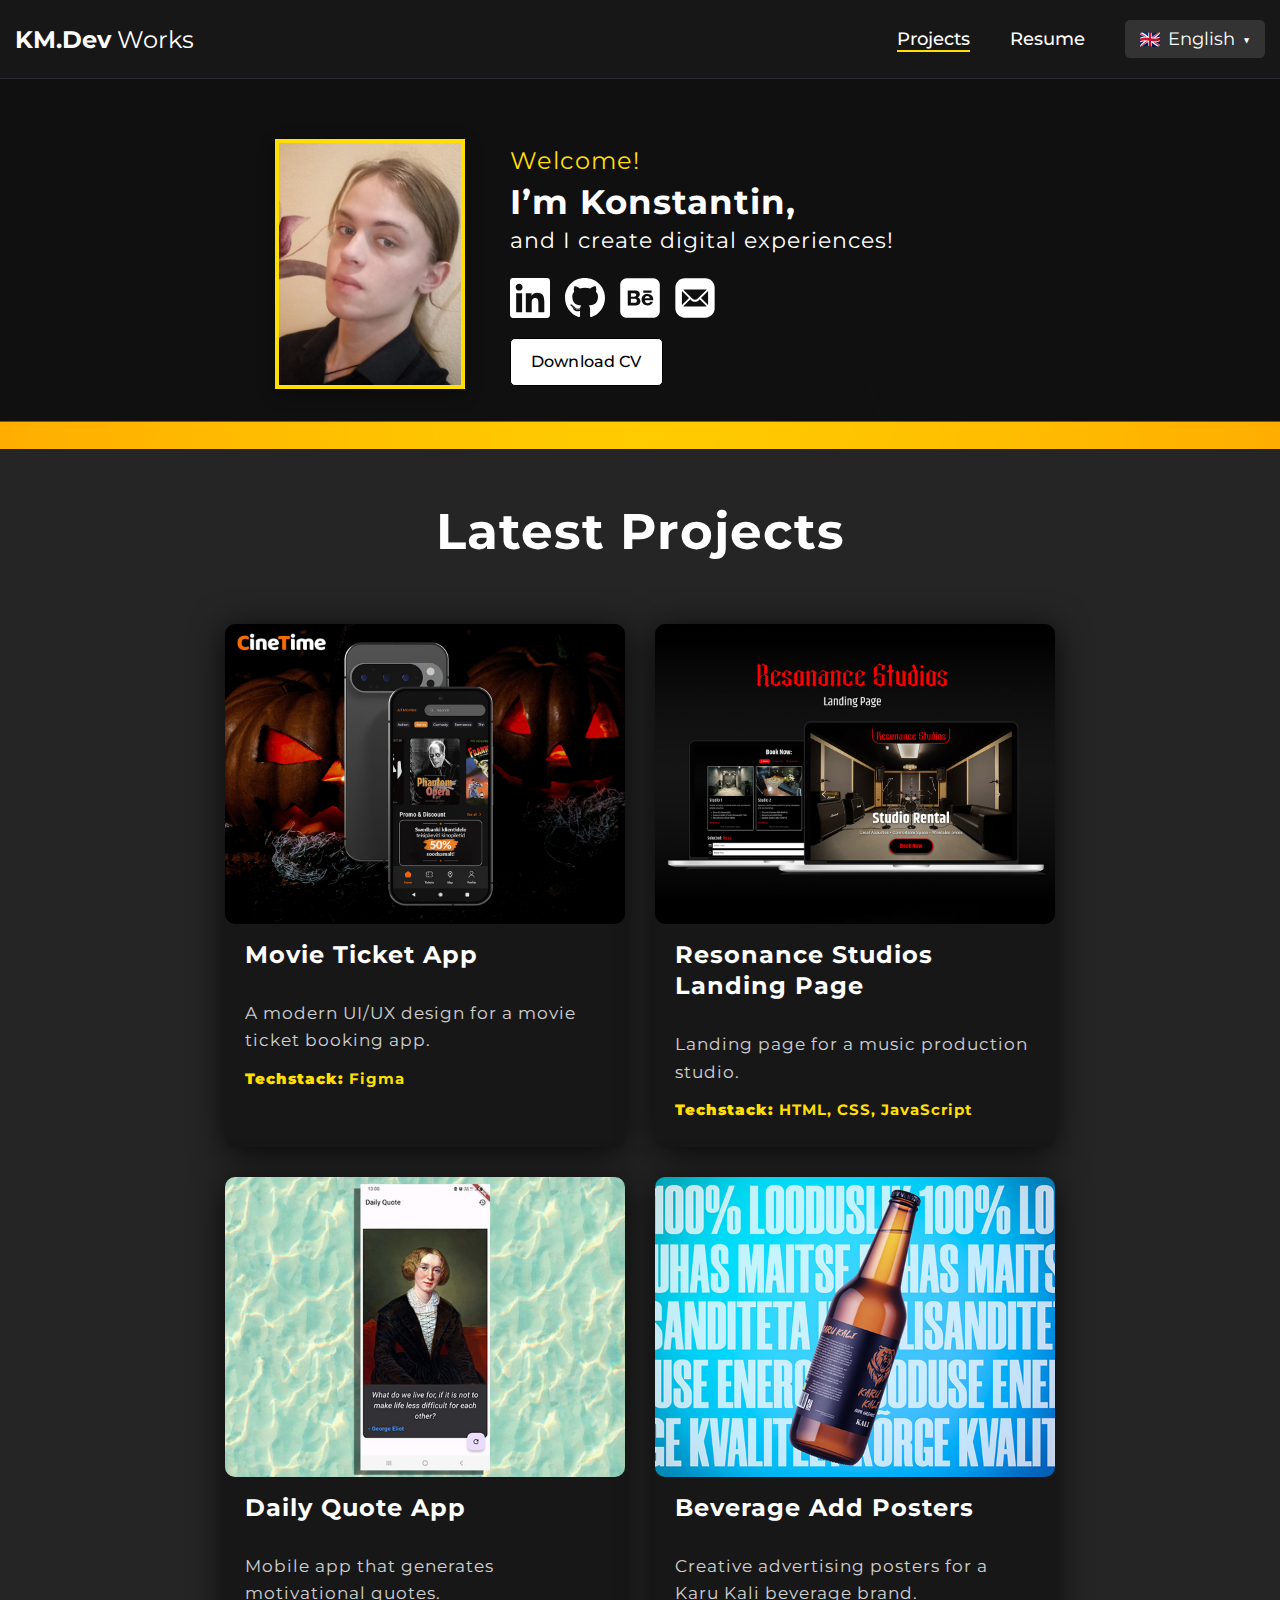
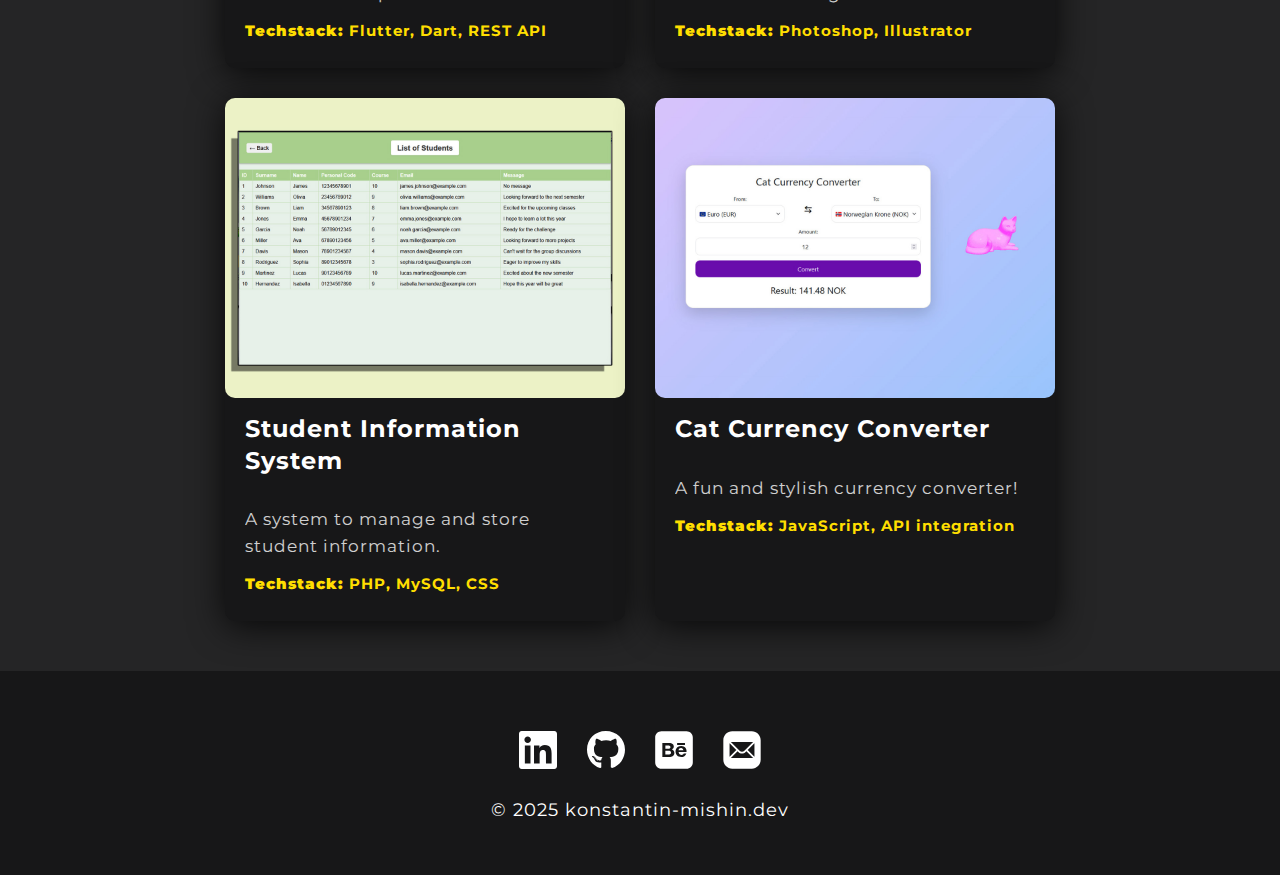
<file: index.html>
<!DOCTYPE html>
<html lang="en">
<head>
    <meta charset="UTF-8">
    <meta http-equiv="X-UA-Compatible" content="IE=edge">
    <meta name="viewport" content="width=device-width, initial-scale=1.0">
    <title>KM.dev Works</title>
    <link rel="stylesheet" href="./css/main.css">
    <link href="https://fonts.googleapis.com/css2?family=Montserrat:wght@300;400;700&display=swap" rel="stylesheet">
</head>
<body>
    <nav class="nav">
        <div class="container">
            <div class="nav-row">
                <a href="./index.html" class="logo"><strong>KM.Dev</strong> Works</a>

                <ul class="nav-list">
                  <li class="nav-list__item"><a href="./index.html" class="nav-list__link nav-list__link--active" id="nav-projects">Projects</a></li>
                  <li class="nav-list__item"><a href="./resume.html" class="nav-list__link" id="nav-resume">Resume</a></li>
                    <li class="nav-list__item">

                      <div class="lang-dropdown">
                        <button class="lang-btn">
                            <img id="selected-flag" src="img/icons/gb.png" alt="English" class="flag-icon">
                            <span id="selected-lang">English</span>
                            <span class="arrow-down">▼</span>
                        </button>
                        <ul class="lang-menu" id="lang-menu">
                            <li onclick="changeLanguage('en', 'img/icons/gb.png', 'English')">
                                <img src="img/icons/gb.png" alt="English" class="flag-icon"> English
                            </li>
                            <li onclick="changeLanguage('ee', 'img/icons/ee.png', 'Eesti')">
                                <img src="img/icons/ee.png" alt="Eesti" class="flag-icon"> Eesti
                            </li>
                            <li onclick="changeLanguage('ru', 'img/icons/ru.png', 'Русский')">
                                <img src="img/icons/ru.png" alt="Русский" class="flag-icon"> Русский
                            </li>
                        </ul>
                    </div>
                    </li>
                </ul>
            </div>
        </div>
    </nav>

    <header class="header">
        <div class="header__wrapper">
            <img src="img/avatar.jpg" alt="Konstantin" class="header__avatar">

            <div class="header__content">
                <p class="header__greeting" id="header-greeting">Welcome!</p>
                <h1 class="header__title" id="header-title">I’m Konstantin,</h1>
                <p class="header__subtitle" id="header-subtitle">and I create digital experiences!</p>

                <div class="header__socials">
                    <a href="https://www.linkedin.com/in/konstantin-mishin-webdev/" class="header__social-link">
                        <img src="./img/icons/linkedIn.svg" alt="LinkedIn">
                    </a>
                    <a href="https://github.com/OaF131" class="header__social-link">
                        <img src="./img/icons/gitHub.svg" alt="GitHub">
                    </a>
                    <a href="https://www.behance.net/konstantin_webdev" class="header__social-link">
                        <img src="./img/icons/behance.svg" alt="Behance">
                    </a>
                    <a href="mailto:konstantin.webdev.01@gmail.com" class="header__social-link">
                        <img src="./img/icons/email.svg" alt="Email">
                    </a>
                </div>

                <a href="Konstantin_Mishin_CV.pdf" class="btn btn-outline" download id="download-cv">Download CV</a>
            </div>
        </div>
    </header>

    <main class="section">
        <div class="container">
            <h2 class="title-1" id="latest-projects">Latest Projects</h2>

                    <ul class="projects">
            <li class="project">
                <a href="https://www.behance.net/gallery/215973361/CineTime-Movie-Ticket-App-(Hi-Fi-Figma)#">
                    <img src="./img/projects/01.jpg" alt="Project img" class="project__img">
                    <h3 class="project__title">Movie Ticket App</h3>
                    <p class="project__description">A modern UI/UX design for a movie ticket booking app.</p>
                    <p class="project__techstack"><strong>Techstack:</strong> Figma</p>
                </a>
            </li>
            <li class="project">
                <a href="https://www.behance.net/gallery/216367791/Resonance-Studios-Landing-Page">
                    <img src="./img/projects/02.jpg" alt="Project img" class="project__img">
                    <h3 class="project__title">Resonance Studios Landing Page</h3>
                    <p class="project__description">Landing page for a music production studio.</p>
                    <p class="project__techstack"><strong>Techstack:</strong> HTML, CSS, JavaScript</p>
                </a>
            </li>
            <li class="project">
                <a href="https://github.com/OaF131/simple_quote_app">
                    <img src="./img/projects/03.jpg" alt="Project img" class="project__img">
                    <h3 class="project__title">Daily Quote App</h3>
                    <p class="project__description">Mobile app that generates motivational quotes.</p>
                    <p class="project__techstack"><strong>Techstack:</strong> Flutter, Dart, REST API</p>
                </a>
            </li>
            <li class="project">
                <a href="https://www.behance.net/gallery/213423479/Karu-Kali-The-Energy-of-Natural-Taste">
                    <img src="./img/projects/04.jpg" alt="Project img" class="project__img">
                    <h3 class="project__title">Beverage Add Posters</h3>
                    <p class="project__description">Creative advertising posters for a Karu Kali beverage brand.</p>
                    <p class="project__techstack"><strong>Techstack:</strong> Photoshop, Illustrator</p>
                </a>
            </li>
            <li class="project">
                <a href="https://github.com/OaF131/student-information-system">
                    <img src="./img/projects/05.jpg" alt="Project img" class="project__img">
                    <h3 class="project__title">Student Information System</h3>
                    <p class="project__description">A system to manage and store student information.</p>
                    <p class="project__techstack"><strong>Techstack:</strong> PHP, MySQL, CSS</p>
                </a>
            </li>
            <li class="project">
                <a href="https://github.com/OaF131/cat-currency-converter">
                    <img src="./img/projects/06.jpg" alt="Project img" class="project__img">
                    <h3 class="project__title">Cat Currency Converter</h3>
                    <p class="project__description">A fun and stylish currency converter!</p>
                    <p class="project__techstack"><strong>Techstack:</strong> JavaScript, API integration</p>
                </a>
            </li>
        </ul>

        </div>
    </main>

    <footer class="footer">
        <div class="container">
            <div class="footer__wrapper">
                <ul class="social">
                    <li class="social__item"><a href="https://www.linkedin.com/in/konstantin-mishin-webdev"><img src="./img/icons/linkedIn.svg" alt="Link"></a></li>
                    <li class="social__item"><a href="https://github.com/OaF131"><img src="./img/icons/gitHub.svg" alt="Link"></a></li>
                    <li class="social__item"><a href="https://www.behance.net/konstantin_webdev"><img src="./img/icons/behance.svg" alt="Link"></a></li>
                    <li class="social__item"><a href="mailto:konstantin.webdev.01@gmail.com"><img src="./img/icons/email.svg" alt="Link"></a></li>

                </ul>
                <div class="copyright">
                    <p>© 2025 konstantin-mishin.dev</p>
                </div>
            </div>
        </div>
    </footer>
    <script src="js/translations.js"></script>
    <script src="js/script.js"></script>
</body>
</html>
</file>
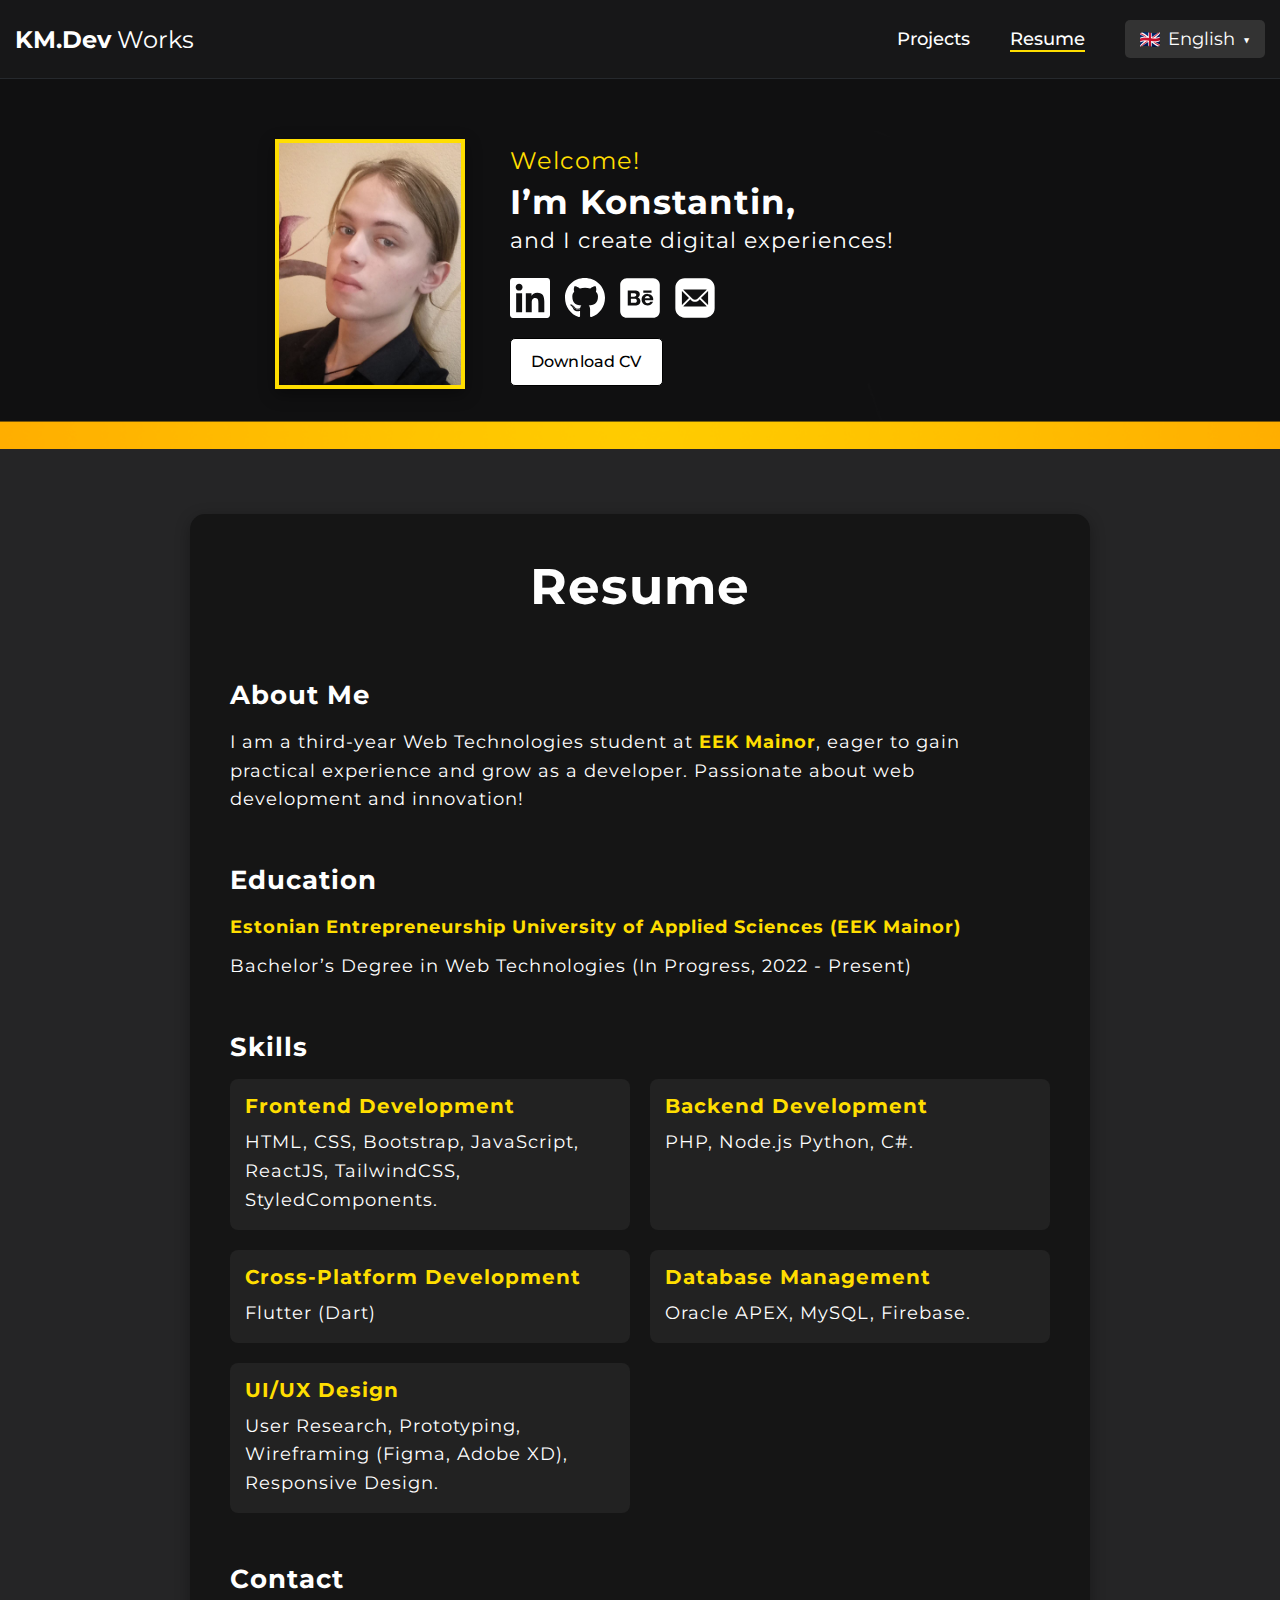
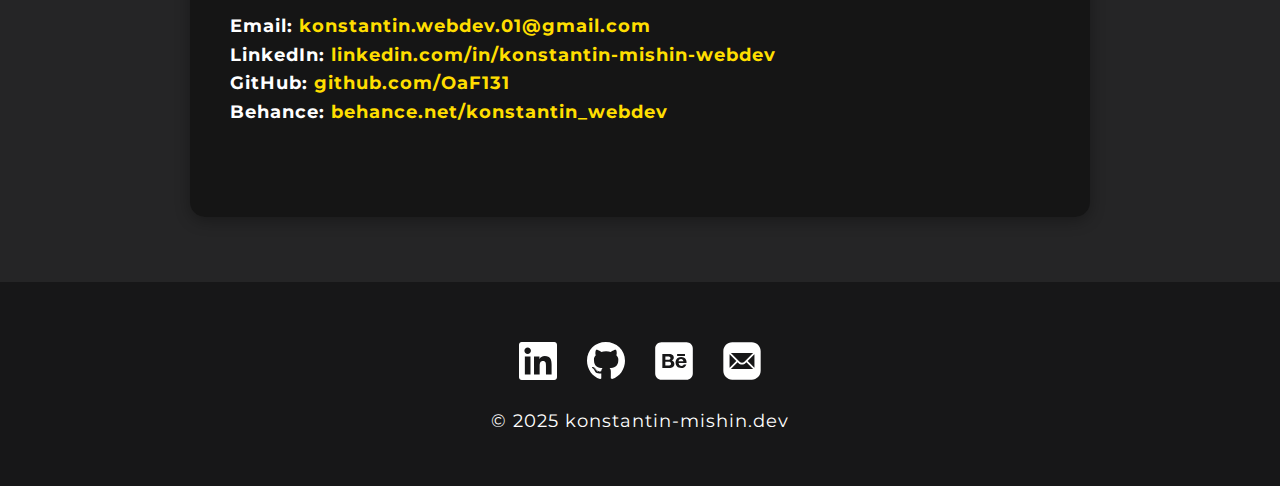
<file: resume.html>
<!DOCTYPE html>
<html lang="en">
<head>
    <meta charset="UTF-8">
    <meta http-equiv="X-UA-Compatible" content="IE=edge">
    <meta name="viewport" content="width=device-width, initial-scale=1.0">
    <title>KM.dev Works - Resume</title>
    <link rel="stylesheet" href="./css/main.css">
    <link href="https://fonts.googleapis.com/css2?family=Montserrat:wght@300;400;700&display=swap" rel="stylesheet">
</head>
<body>
    <nav class="nav">
        <div class="container">
            <div class="nav-row">
                <a href="./index.html" class="logo"><strong>KM.Dev</strong> Works</a>
                <ul class="nav-list">
                  <li class="nav-list__item"><a href="./index.html" class="nav-list__link" id="nav-projects">Projects</a></li>
                  <li class="nav-list__item"><a href="./resume.html" class="nav-list__link nav-list__link--active" id="nav-resume">Resume</a></li>
                    <li class="nav-list__item">
                      <div class="lang-dropdown">
                    <button class="lang-btn">
                        <img id="selected-flag" src="img/icons/gb.png" alt="English" class="flag-icon">
                        <span id="selected-lang">English</span>
                        <span class="arrow-down">▼</span>
                    </button>
                    <ul class="lang-menu" id="lang-menu">
                        <li onclick="changeLanguage('en', 'img/icons/gb.png', 'English')">
                            <img src="img/icons/gb.png" alt="English" class="flag-icon"> English
                        </li>
                        <li onclick="changeLanguage('ee', 'img/icons/ee.png', 'Eesti')">
                            <img src="img/icons/ee.png" alt="Eesti" class="flag-icon"> Eesti
                        </li>
                        <li onclick="changeLanguage('ru', 'img/icons/ru.png', 'Русский')">
                            <img src="img/icons/ru.png" alt="Русский" class="flag-icon"> Русский
                        </li>
                    </ul>
                  </div>
                    </li>
                </ul>
            </div>
        </div>
    </nav>
    <header class="header">
        <div class="header__wrapper">
            <img src="img/avatar.jpg" alt="Konstantin" class="header__avatar">

            <div class="header__content">
                <p class="header__greeting" id="header-greeting">Welcome!</p>
                <h1 class="header__title" id="header-title">I’m Konstantin,</h1>
                <p class="header__subtitle" id="header-subtitle">and I create digital experiences!</p>

                <div class="header__socials">
                    <a href="https://www.linkedin.com/in/konstantin-mishin-webdev/" class="header__social-link">
                        <img src="./img/icons/linkedIn.svg" alt="LinkedIn">
                    </a>
                    <a href="https://github.com/OaF131" class="header__social-link">
                        <img src="./img/icons/gitHub.svg" alt="GitHub">
                    </a>
                    <a href="https://www.behance.net/konstantin_webdev" class="header__social-link">
                        <img src="./img/icons/behance.svg" alt="Behance">
                    </a>
                    <a href="mailto:konstantin.webdev.01@gmail.com" class="header__social-link">
                        <img src="./img/icons/email.svg" alt="Email">
                    </a>
                </div>

                <a href="Konstantin_Mishin_CV.pdf" class="btn btn-outline" download id="download-cv">Download CV</a>
            </div>
        </div>
    </header>

    <main class="section">
    <div class="container resume-container">
        <!-- Блок "Обо мне" -->
        <section class="resume-section">
            <h1 class="title-1" id="resume-title">Resume</h1>
            <h2 class="title-2" id="about-title">About Me</h2>
            <p id="about-text">
                I am a highly motivated third-year student at
                <strong class="highlight-text">Estonian Entrepreneurship University of Applied Sciences (EEK Mainor)</strong>,
                pursuing a Bachelor's degree in Web Technologies.
                Passionate about web development and related fields,
                I am open to opportunities that provide practical experience and professional growth!
            </p>
        </section>

        <!-- Блок "Образование" -->
        <section class="resume-section">
            <h2 class="title-2" id="education-title">Education</h2>
            <p class="education-item">
                <strong class="highlight-text">Estonian Entrepreneurship University of Applied Sciences (EEK Mainor)</strong>
            </p>
            <p id="education-text">Bachelor’s Degree in Web Technologies (In Progress, 2022 - Present)</p>
        </section>

        <!-- Блок "Навыки" -->
        <section class="resume-section">
            <h2 class="title-2" id="skills-title">Skills</h2>
            <div class="skills-grid">
                <div class="skill-category">
                    <h3 class="skill-title" id="frontend-title">Frontend Development</h3>
                    <p id="frontend-text">HTML, CSS, Bootstrap, JavaScript, ReactJS, TailwindCSS, StyledComponents.</p>
                </div>
                <div class="skill-category">
                    <h3 class="skill-title" id="backend-title">Backend Development</h3>
                    <p id="backend-text">PHP, Node.js Python, C#.</p>
                </div>
                <div class="skill-category">
                  <h3 class="skill-title" id="crossplatform-title">Cross-Platform Development</h3>
                  <p id="crossplatform-text">Flutter (Dart)</p>
                </div>
                <div class="skill-category">
                    <h3 class="skill-title" id="database-title">Database Management</h3>
                    <p id="database-text">Oracle APEX, MySQL, Firebase.</p>
                </div>
                <div class="skill-category">
                    <h3 class="skill-title" id="design-title">UI/UX Design</h3>
                    <p id="design-text">User Research, Prototyping, Wireframing (Figma, Adobe XD), Responsive Design.</p>
                </div>
            </div>
        </section>

        <!-- Блок "Контакты" -->
        <section class="resume-section">
            <h2 class="title-2" id="contact-title">Contact</h2>
            <p><strong>Email:</strong> <a href="mailto:konstantin.webdev.01@gmail.com" id="email-text">konstantin.webdev.01@gmail.com</a></p>
            <p><strong>LinkedIn:</strong> <a href="https://www.linkedin.com/in/konstantin-mishin-webdev" id="linkedin-text">linkedin.com/in/konstantin-mishin-webdev</a></p>
            <p><strong>GitHub:</strong> <a href="https://github.com/OaF131" id="github-text">github.com/OaF131</a></p>
            <p><strong>Behance:</strong> <a href="https://www.behance.net/konstantin_webdev" id="behance-text">behance.net/konstantin_webdev</a></p>
        </section>
    </div>
</main>


    <footer class="footer">
        <div class="container">
            <div class="footer__wrapper">
                <ul class="social">
                  <li class="social__item"><a href="https://www.linkedin.com/in/konstantin-mishin-webdev"><img src="./img/icons/linkedIn.svg" alt="Link"></a></li>
                  <li class="social__item"><a href="https://github.com/OaF131"><img src="./img/icons/gitHub.svg" alt="Link"></a></li>
                  <li class="social__item"><a href="https://www.behance.net/konstantin_webdev"><img src="./img/icons/behance.svg" alt="Link"></a></li>
                  <li class="social__item"><a href="mailto:konstantin.webdev.01@gmail.com"><img src="./img/icons/email.svg" alt="Link"></a></li>
                </ul>
                <div class="copyright">
                    <p>© 2025 konstantin-mishin.dev</p>
                </div>
            </div>
        </div>
    </footer>
    <script src="js/translations.js"></script>
    <script src="js/script.js"></script>
</body>
</html>
</file>
<file: css/main.css>
@import "./reset.css";

:root {
    --blackpure: #000;
    --black: #171718;
    --black-border: #26292D;
    --white: #fff;
    --purple: #ffde00;

    --text-color: var(--black);

    --dark-bg: var(--black);
    --dark-border: var(--black-border);
    --header-text: var(--white);
    --accent: var(--purple);

    /* Light mode */
    --page-bg: #252526;
    --text-color: var(--white);

    --title-1: var(--white);

    --project-card-bg: var(--black);
    --project-card-text: var(--white);
    --box-shadow: 0px 5px 35px rgba(0, 0, 0, 0.8);
}

html, body {
    display: flex;
    flex-direction: column;
    min-height: 100vh;

    font-family: 'Montserrat', sans-serif;
    letter-spacing: 1px;

    /* Light mode */
    background-color: var(--page-bg);
    color: var(--text-color);
}

/* General */

.container {
    margin: 0 auto;
    padding: 0 15px;
    max-width: 1300px;
}

.none {
    display: none !important;
}

.section {
    padding: 50px 0;
}

.title-1 {
    margin-bottom: 60px;

    font-size: 50px;
    font-weight: 700;
    line-height: 1.3;
    color: var(--title-1);
    text-align: center;
}

.title-2 {
    margin-bottom: 20px;

    font-size: 40px;
    font-weight: 700;
    line-height: 1.3;
}

/* Nav */

.nav {
    padding: 20px 0;
    border-bottom: 1px solid var(--dark-border);
    background-color: var(--dark-bg);
    color: var(--header-text);
    letter-spacing: normal;
}

.nav-row {
    display: flex;
    justify-content: flex-end;
    align-items: center;
    column-gap: 30px;
    row-gap: 20px;
    flex-wrap: wrap;
}

.logo {
    margin-right: auto;
    color: var(--header-text);
    font-size: 24px;
    font-family: 'Montserrat', sans-serif;
}

.logo strong {
    font-weight: 700;
}

.nav-list {
    display: flex;
    flex-wrap: wrap;
    row-gap: 10px;
    align-items: center;
    column-gap: 40px;
    font-size: 18px;
    font-weight: 500;
    font-family: 'Montserrat', sans-serif;
}

.nav-list__link {
    color: var(--header-text);
    transition: opacity 0.2s ease-in;
}

.nav-list__link:hover {
    opacity: 0.8;
}

.nav-list__link--active {
    position: relative;
}

.nav-list__link--active::before {
    content: "";

    position: absolute;
    left: 0;
    top: 100%;

    display: block;
    height: 2px;
    width: 100%;
    background-color: var(--accent);
}

/* Стиль контейнера */
/* Стили для контейнера */
.lang-dropdown {
  position: relative;
  display: inline-block;
}

/* Стили кнопки */
.lang-btn {
  background: #333;
  border: none;
  padding: 8px 15px;
  font-size: 18px;
  color: #fff;
  cursor: pointer;
  display: flex;
  align-items: center;
  border-radius: 5px;
  transition: background 0.3s;
}

.lang-btn:hover {
  background: #444;
}

.flag-icon {
  width: 20px;
  height: 15px;
  margin-right: 8px;
}

.arrow-down {
  font-size: 12px;
  margin-left: 8px;
}

/* Стили выпадающего меню */
.lang-dropdown {
  position: relative;
  display: inline-block;
}

/* Скрываем меню по умолчанию */
.lang-menu {
  position: absolute;
  top: 100%;
  left: 0;
  background: #333;
  border-radius: 5px;
  box-shadow: 0px 4px 6px rgba(0, 0, 0, 0.2);
  list-style: none;
  padding: 5px 0;
  min-width: 140px;
  display: none;
  z-index: 1000;
  opacity: 0;
  visibility: hidden;
  transition: opacity 0.2s ease-in-out, visibility 0.2s ease-in-out;
}

/* Показываем меню при клике */
.lang-menu.open {
  display: block !important;
  opacity: 1;
  visibility: visible;
}

/* Стили элементов списка */
.lang-menu li {
  padding: 8px 12px;
  cursor: pointer;
  display: flex;
  align-items: center;
  color: #fff;
  transition: background 0.3s;
}

.lang-menu li:hover {
  background: #444;
}

/* Стили флагов */
.lang-menu img {
  width: 20px;
  height: 15px;
  margin-right: 8px;
}


/* Header */

.header {
    padding: 40px 0;
    height: 370px;
    display: flex;
    justify-content: center;
    align-items: center;
    background-color: var(--dark-bg);
    background-image: url('./../img/header-bg.png');
    background-repeat: no-repeat;
    background-size: cover;
    background-position: center;
    color: var(--header-text);
}

.header__wrapper {
    display: flex;
    align-items: center;
    gap: 45px;
    max-width: 770px;
    width: 100%;
    padding: 0 20px;
}

.header__avatar {
    width: 190px;
    height: 250px;
    border-radius: 0%;
    object-fit: cover;
    border: 4px solid var(--accent);
    box-shadow: 0px 5px 15px rgba(0, 0, 0, 0.4);
    flex-shrink: 0;
}

.header__content {
    display: flex;
    flex-direction: column;
    align-items: flex-start;
}

.header__greeting {
    font-size: 24px;
    color: var(--accent);
}

.header__title {
    font-size: 34px;
    font-weight: 700;
}

.header__subtitle {
    font-size: 22px;
    color: var(--text-color);
    margin-bottom: 20px;
}

.header__socials {
    display: flex;
    gap: 15px;
    margin-bottom: 20px;
}

.header__social-link img {
    width: 40px;
    height: 40px;
    transition: transform 0.2s ease-in-out;
}

.header__social-link:hover img {
    transform: scale(1.1);
}

.btn-outline {
    display: inline-block;
    padding: 10px 20px;
    border: 2px solid var(--white);
    background: transparent;
    color: var(--white);
    font-size: 16px;
    border-radius: 5px;
    transition: all 0.3s ease-in-out;
    text-decoration: none;
}

.btn-outline:hover {
    background: var(--accent);
    color: var(--black);
    border-color: var(--accent);
}

.project__description {
    padding: 5px 20px;
    font-size: 17px;
    color: var(--project-card-text);
    opacity: 0.8;
}

.project__techstack {
    padding: 7px 20px 25px;
    font-size: 15px;
    font-weight: bold;
    color: var(--accent);
}
/* Общие стили для контейнера резюме */
.resume-container {
    max-width: 900px;
    margin: 15px auto;
    padding: 40px;
    background: rgba(17, 17, 17, 0.8); /* Полупрозрачный темный фон */
    border-radius: 15px;
    box-shadow: 0px 4px 15px rgba(0, 0, 0, 0.3);
}

/* Стили секций */
.resume-section {
    margin-bottom: 50px;
}

/* Выделение важных фрагментов */
.highlight-text {
    color: var(--accent);
    font-weight: bold;
    font-size: 18px;
}

/* Отступы между пунктами в "Education" */
.education-item {
    margin-bottom: 10px;
}

/* Увеличенный текст для читаемости */
p {
    font-size: 18px;
    line-height: 1.6;
}

/* Отступы для заголовков */
.title-2 {
    margin-bottom: 15px;
    font-size: 26px;
}

/* Сетка для списка скиллов */
.skills-grid {
    display: grid;
    grid-template-columns: repeat(2, 1fr);
    gap: 20px;
}

/* Карточки навыков */
.skill-category {
    background: #222;
    padding: 15px;
    border-radius: 8px;
    color: #fff;
    transition: transform 0.2s ease-in-out;
}

.skill-category:hover {
    transform: scale(1.05);
}

/* Выделяем заголовки категорий навыков */
.skill-title {
    color: var(--accent);
    font-weight: bold;
    font-size: 20px;
    margin-bottom: 10px;
}

/* Ссылки в контактах */
.resume-section a {
    color: var(--accent);
    text-decoration: none;
    font-weight: bold;
}

.resume-section a:hover {
    text-decoration: underline;
}



/* Адаптив */
@media (max-width: 768px) {
    .header {
        height: auto;
        padding: 20px 0;
    }

    .header__wrapper {
        flex-direction: column;
        text-align: center;
        gap: 20px;
    }

    .header__content {
        align-items: center;
    }

    .header__socials {
        justify-content: center;
    }
}

.btn-outline {
    display: inline-block;
    padding: 10px 20px;
    border: 2px solid var(--white);
    background: transparent;
    color: var(--white);
    font-size: 16px;
    border-radius: 5px;
    transition: all 0.3s ease-in-out;
    text-decoration: none;
}

.btn-outline:hover {
    background: var(--accent);
    color: var(--black);
    border-color: var(--accent);
}

/* Btn */

.btn {
    display: inline-block;
    height: 48px;
    padding: 12px 28px;

    border-radius: 5px;
    background-color: var(--accent);
    color: var(--white);
    letter-spacing: 0.15px;
    font-size: 16px;
    font-weight: 500;

    transition: opacity 0.2s ease-in;
}

.btn:hover {
    opacity: 0.8;
}

.btn:active {
    position: relative;
    top: 1px;
}

/* Btn outline */

.btn-outline {
    display: flex;
    column-gap: 10px;
    align-items: center;

    height: 48px;
    padding: 12px 20px;

    border-radius: 5px;
    border: 1px solid var(--blackpure);
    background-color: var(--white);
    color: var(--blackpure);

    transition: opacity 0.2s ease-in;
}

.btn-outline:hover {
    opacity: 0.8;
}

.btn-outline:active {
    position: relative;
    top: 1px;
}

/* Projects  */

.projects {
    display: flex;
    justify-content: center;
    flex-wrap: wrap;
    column-gap: 30px;
    row-gap: 30px;
}

.project {
    max-width: 400px;
    background-color: var(--project-card-bg);
    box-shadow: var(--box-shadow);
    border-radius: 10px;
    transition: transform 0.3s ease; /* Плавное увеличение */
}
.project:hover {
    transform: scale(1.03); /* Увеличение карточки на 5% */
}

.project__img {
    border-radius: 10px;
}


.project__title {
    padding: 15px 20px 25px;
    font-weight: 700;
    font-size: 24px;
    margin-bottom: 0px;
    line-height: 1.3;
    color: var(--project-card-text);
}

/* Project details */

.project-details {
    margin: 0 auto;
    max-width: 865px;

    display: flex;
    flex-direction: column;
    align-items: center;

    text-align: center;
}

.project-details__cover {
    max-width: 100%;
    margin-bottom: 40px;

    box-shadow: 0px 5px 35px rgba(0, 0, 0, 0.25);
    border-radius: 10px;
}

.project-details__desc {
    margin-bottom: 30px;

    font-weight: 700;
    font-size: 24px;
    line-height: 1.3;
}

/* Content list */

.content-list {
    margin: 0 auto;
    max-width: 570px;
    display: flex;
    flex-direction: column;
    align-items: center;
    row-gap: 40px;
    text-align: center;
}

.content-list a {
    color: var(--accent);
}

.content-list__item {
    font-size: 18px;
    line-height: 1.5;
}

.content-list__item p + p {
    margin-top: 0.5em;
}

/* Footer */

.footer {
    margin-top: auto;
    padding: 60px 0 50px;
    background-color: var(--dark-bg);
    color: var(--header-text);
}

.footer__wrapper {
    display: flex;
    flex-direction: column;
    align-items: center;
    row-gap: 27px;
}

.social {
    display: flex;
    column-gap: 30px;
    align-items: center;
}

.copyright {
    font-size: 16px;
}

.copyright p + p {
    margin-top: 0.5em;
}

@media (max-width: 620px) {

    /* Header  */

    .header {
        min-height: unset;
    }

    .header__title {
        font-size: 30px;
    }

    .header__title strong {
        font-size: 40px;
    }

    /* Nav */

    .nav-row {
        justify-content: space-between;
    }

    .dark-mode-btn {
        order: 0;
    }

    /* General */

    .section {
        padding: 40px 0;
    }

    .title-1 {
        margin-bottom: 30px;
        font-size: 40px;
    }

    .title-2 {
        margin-bottom: 10px;
        font-size: 30px;
    }

    /* Projects */

    .project__title {
        font-size: 22px;
    }

    /* Project page */

    .project-details__desc {
        margin-bottom: 20px;
        font-size: 22px;
    }

    /* Content List */

    .content-list {
        row-gap: 20px;
    }

    .content-list__item {
        font-size: 16px;
    }

    /* Footer */

    .footer {
        padding: 40px 0 30px;
    }

    .footer__wrapper {
        row-gap: 20px;
    }

    /* Social */

    .social {
        column-gap: 20px;
    }

    .social__item {
        width: 28px;
    }

}
</file>
